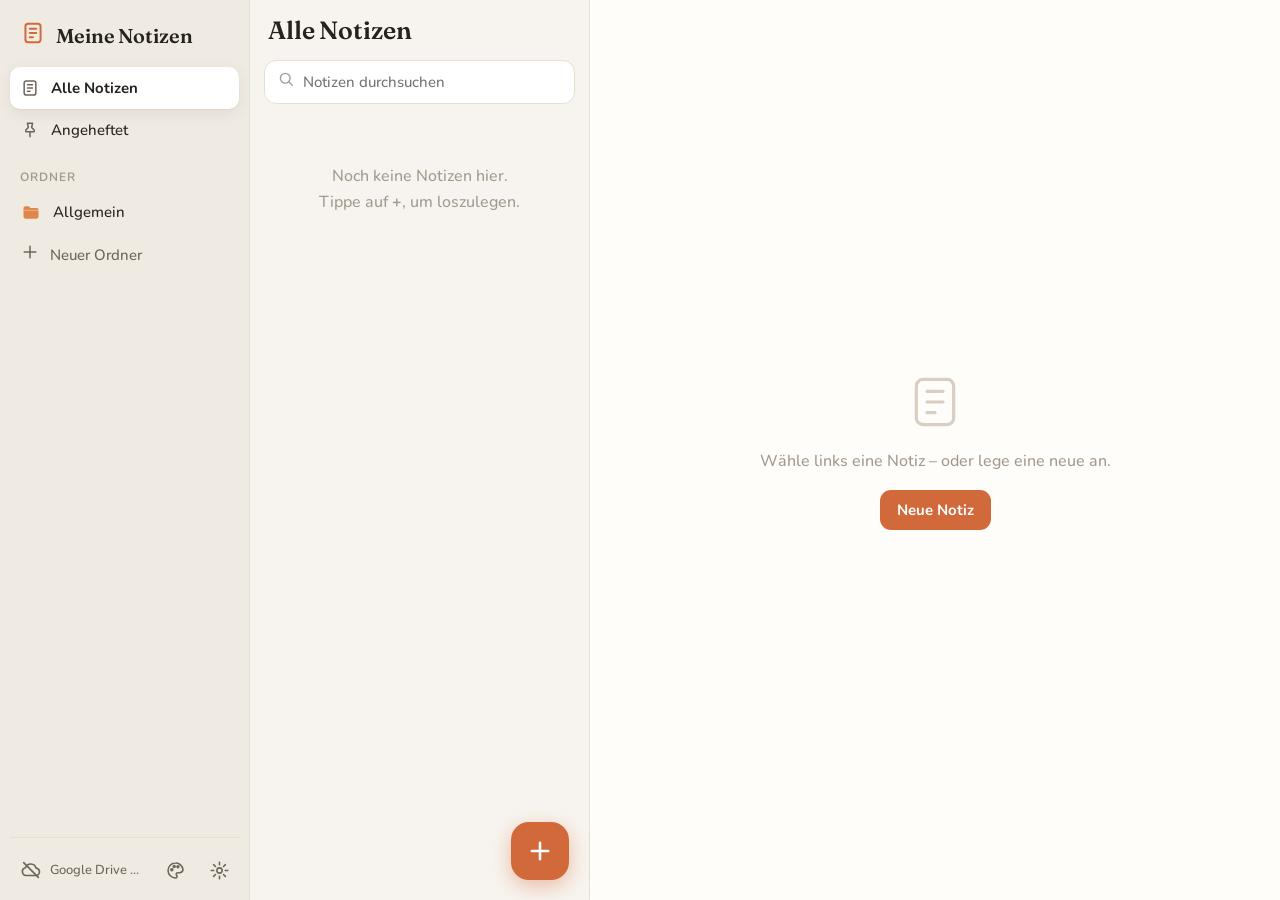
<file: web/index.html>
<!doctype html>
<html lang="de">
<head>
  <meta charset="utf-8">
  <meta name="viewport" content="width=device-width, initial-scale=1, viewport-fit=cover, interactive-widget=resizes-content">
  <title>Meine Notizen</title>
  <meta name="theme-color" content="#f7f4ef" media="(prefers-color-scheme: light)">
  <meta name="theme-color" content="#1c1b1a" media="(prefers-color-scheme: dark)">
  <link rel="manifest" href="manifest.webmanifest">
  <link rel="icon" href="icons/icon.svg" type="image/svg+xml">
  <link rel="apple-touch-icon" href="icons/icon-192.png">
  <link rel="preconnect" href="https://fonts.googleapis.com">
  <link rel="preconnect" href="https://fonts.gstatic.com" crossorigin>
  <link rel="stylesheet" href="https://fonts.googleapis.com/css2?family=Nunito:wght@400;500;600;700;800&family=Fraunces:opsz,wght@9..144,500;600;700&family=Quicksand:wght@500;600;700&family=Lora:ital,wght@0,400;0,600;0,700;1,400&family=Playfair+Display:wght@500;600;700&family=DM+Sans:opsz,wght@9..40,400;500;600;700&display=swap">
  <link rel="stylesheet" href="css/app.css">
</head>
<body>
  <div id="app" data-view="list">
    <aside id="sidebar">
      <div class="brand"><span class="brand-icon" data-icon="notes"></span><span>Meine Notizen</span></div>
      <nav id="nav"></nav>
      <button id="add-notebook" class="nav-add"><span data-icon="plus"></span>Neuer Ordner</button>
      <div class="sidebar-foot">
        <button id="sync-btn" class="sync-btn"></button>
        <button id="design-btn" class="icon-btn" title="Farben &amp; Design" data-icon="palette"></button>
        <button id="settings-btn" class="icon-btn" title="Einstellungen" data-icon="settings"></button>
      </div>
    </aside>
    <div id="scrim"></div>

    <section id="list-pane">
      <header class="pane-head">
        <button id="menu-btn" class="icon-btn drawer-toggle" title="Ordner" data-icon="menu"></button>
        <h1 id="list-title">Alle Notizen</h1>
        <button id="list-sync" class="icon-btn mobile-sync" title="Synchronisieren"></button>
      </header>
      <div class="search-box"><span data-icon="search"></span><input id="search" type="search" placeholder="Notizen durchsuchen" autocomplete="off"></div>
      <div id="note-list" class="note-list"></div>
      <button id="fab" class="fab" title="Neue Notiz" data-icon="plus"></button>
    </section>

    <main id="editor-pane" class="is-empty">
      <div id="editor-empty" class="editor-empty">
        <span class="big" data-icon="notes"></span>
        <p>Wähle links eine Notiz – oder lege eine neue an.</p>
        <button id="empty-new" class="btn primary">Neue Notiz</button>
      </div>
      <div id="editor-wrap" class="editor-wrap hidden">
        <header class="pane-head editor-head">
          <button id="back-btn" class="icon-btn back-btn" title="Zurück" data-icon="back"></button>
          <button id="nb-chip" class="chip" title="In anderen Ordner verschieben"></button>
          <span class="spacer"></span>
          <span id="saved-state" class="saved-state"></span>
          <button id="open-app-btn" class="icon-btn quick-only" title="In der App öffnen" data-icon="open"></button>
          <button id="style-btn" class="icon-btn" title="Aussehen der Notiz" data-icon="palette"></button>
          <button id="pin-btn" class="icon-btn" title="Anheften" data-icon="pin"></button>
          <button id="edit-btn" class="btn primary edit-toggle not-quick"></button>
          <button id="note-more" class="icon-btn" title="Mehr" data-icon="more"></button>
          <button id="done-btn" class="btn primary quick-only">Fertig</button>
        </header>
        <div class="scroll-host">
          <div class="paper">
            <textarea id="note-title" class="note-title" rows="1" placeholder="Titel"></textarea>
            <div id="note-meta" class="note-meta"></div>
            <div id="editor" class="editor"></div>
          </div>
        </div>
      </div>
    </main>
  </div>
  <script type="module" src="js/app.js"></script>
</body>
</html>
</file>
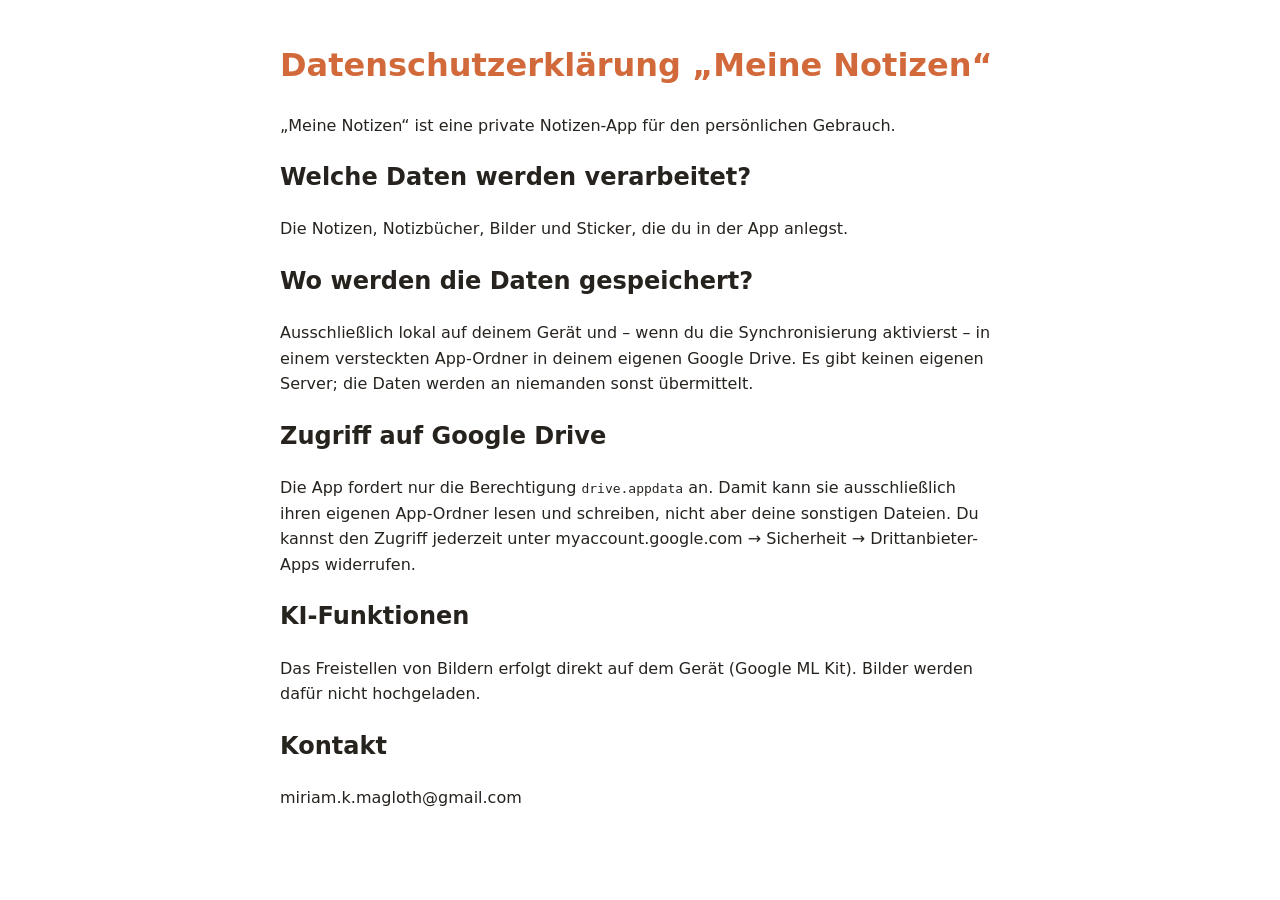
<file: web/datenschutz.html>
<!doctype html>
<html lang="de"><head><meta charset="utf-8"><meta name="viewport" content="width=device-width,initial-scale=1">
<title>Datenschutz – Meine Notizen</title>
<style>body{font-family:system-ui,sans-serif;max-width:720px;margin:40px auto;padding:0 20px;line-height:1.6;color:#26221e}h1{color:#d2693a}</style>
</head><body>
<h1>Datenschutzerklärung „Meine Notizen“</h1>
<p>„Meine Notizen“ ist eine private Notizen-App für den persönlichen Gebrauch.</p>
<h2>Welche Daten werden verarbeitet?</h2>
<p>Die Notizen, Notizbücher, Bilder und Sticker, die du in der App anlegst.</p>
<h2>Wo werden die Daten gespeichert?</h2>
<p>Ausschließlich lokal auf deinem Gerät und – wenn du die Synchronisierung aktivierst – in einem versteckten App-Ordner in deinem eigenen Google Drive. Es gibt keinen eigenen Server; die Daten werden an niemanden sonst übermittelt.</p>
<h2>Zugriff auf Google Drive</h2>
<p>Die App fordert nur die Berechtigung <code>drive.appdata</code> an. Damit kann sie ausschließlich ihren eigenen App-Ordner lesen und schreiben, nicht aber deine sonstigen Dateien. Du kannst den Zugriff jederzeit unter myaccount.google.com → Sicherheit → Drittanbieter-Apps widerrufen.</p>
<h2>KI-Funktionen</h2>
<p>Das Freistellen von Bildern erfolgt direkt auf dem Gerät (Google ML Kit). Bilder werden dafür nicht hochgeladen.</p>
<h2>Kontakt</h2>
<p>miriam.k.magloth@gmail.com</p>
</body></html>
</file>
<file: web/css/app.css>
/* Meine Notizen – Gestaltung */
:root {
  --bg: #f7f4ef;
  --side: #efeae2;
  --paper: #fffdf9;
  --card: #ffffff;
  --ink: #26221e;
  --ink-2: #6d655c;
  --ink-3: #a39a8f;
  --line: #e6dfd4;
  --line-2: #d8cfc2;
  --accent: #d2693a;
  --accent-ink: #ffffff;
  --accent-soft: color-mix(in srgb, var(--accent) 16%, #ffffff);
  --danger: #d6453d;
  --check: #3a9a6a;
  --shadow: 0 1px 2px rgba(60, 45, 30, .06), 0 4px 16px rgba(60, 45, 30, .07);
  --shadow-lg: 0 10px 40px rgba(40, 30, 20, .22);
  --radius: 14px;
  --font: "Nunito", system-ui, -apple-system, "Segoe UI", Roboto, sans-serif;
  --font-display: "Fraunces", Georgia, serif;
  --glass-border: rgba(255, 255, 255, .55);
  --safe-top: env(safe-area-inset-top, 0px);
  --safe-bottom: env(safe-area-inset-bottom, 0px);
  color-scheme: light;
}
/* Dunkles Design: fest gewählt oder automatisch nach Systemeinstellung */
:root[data-theme="dark"] {
    --bg: #1c1b1a; --side: #232120; --paper: #262422; --card: #2c2a27;
    --ink: #eee8e0; --ink-2: #b3aa9f; --ink-3: #807769;
    --line: #3a3632; --line-2: #4a4540;
    --accent: #ee8a58; --accent-ink: #1d1410; --accent-soft: color-mix(in srgb, var(--accent) 24%, #262422);
    --check: #5cc28f;
    --shadow: 0 1px 2px rgba(0,0,0,.3), 0 4px 16px rgba(0,0,0,.25);
    color-scheme: dark;
    --glass-border: rgba(255, 255, 255, .12);
}
@media (prefers-color-scheme: dark) {
  :root[data-theme="auto"] {
    --bg: #1c1b1a; --side: #232120; --paper: #262422; --card: #2c2a27;
    --ink: #eee8e0; --ink-2: #b3aa9f; --ink-3: #807769;
    --line: #3a3632; --line-2: #4a4540;
    --accent: #ee8a58; --accent-ink: #1d1410; --accent-soft: color-mix(in srgb, var(--accent) 24%, #262422);
    --check: #5cc28f;
    --shadow: 0 1px 2px rgba(0,0,0,.3), 0 4px 16px rgba(0,0,0,.25);
    color-scheme: dark;
    --glass-border: rgba(255, 255, 255, .12);
  }
}

* { box-sizing: border-box; }
html, body { margin: 0; height: 100%; }
body {
  font-family: var(--font);
  background: var(--bg);
  color: var(--ink);
  font-size: 16px;
  -webkit-font-smoothing: antialiased;
  -webkit-tap-highlight-color: transparent;
  overflow: hidden;
}
button { font: inherit; color: inherit; background: none; border: 0; cursor: pointer; padding: 0; }
input, textarea { font: inherit; color: inherit; }
.hidden { display: none !important; }

.ic { width: 22px; height: 22px; fill: none; stroke: currentColor; stroke-width: 1.8; stroke-linecap: round; stroke-linejoin: round; flex: none; }
.ic.spin { animation: pulse 1.2s ease-in-out infinite; }
@keyframes pulse { 50% { opacity: .35; } }

.icon-btn { width: 40px; height: 40px; border-radius: 12px; display: inline-grid; place-items: center; color: var(--ink-2); flex: none; }
.icon-btn:hover { background: rgba(127,110,90,.1); }
.icon-btn.on { color: var(--accent); }
.btn { display: inline-flex; align-items: center; gap: 6px; padding: 9px 16px; border-radius: 11px; background: var(--card); border: 1px solid var(--line-2); font-weight: 600; font-size: 15px; }
.btn:hover { border-color: var(--ink-3); }
.btn.primary { background: var(--accent); color: var(--accent-ink); border-color: transparent; }
.btn.danger { background: var(--danger); color: #fff; border-color: transparent; }
.btn.small { padding: 6px 10px; font-size: 13.5px; }
.btn.small .ic { width: 17px; height: 17px; }
.btn:disabled { opacity: .45; cursor: default; }
.dot { width: 10px; height: 10px; border-radius: 50%; display: inline-block; flex: none; }

/* ---------- Layout ---------- */
#app {
  height: 100%;
  height: 100dvh;
  display: grid;
  grid-template-columns: 250px 340px 1fr;
  grid-template-rows: minmax(0, 1fr);
  overflow: hidden;
  padding-top: var(--safe-top);
}
#sidebar {
  background: var(--side);
  display: flex; flex-direction: column;
  padding: 14px 10px calc(10px + var(--safe-bottom));
  overflow-y: auto;
  border-right: 1px solid var(--line);
}
.brand { display: flex; align-items: center; gap: 10px; font-weight: 750; font-size: 18px; padding: 6px 10px 16px; letter-spacing: -.01em; }
.brand .ic { color: var(--accent); width: 26px; height: 26px; }
.nav-item { width: 100%; display: flex; align-items: center; gap: 11px; padding: 9px 10px; border-radius: 10px; color: var(--ink); text-align: left; font-size: 15px; cursor: pointer; min-height: 42px; }
.nav-item .ic { width: 20px; height: 20px; color: var(--ink-2); }
.nav-item:hover { background: rgba(127,110,90,.09); }
.nav-item.on { background: var(--card); box-shadow: var(--shadow); font-weight: 600; }
.nav-item .nav-name { flex: 1; overflow: hidden; text-overflow: ellipsis; white-space: nowrap; }
.nav-item .count { color: var(--ink-3); font-size: 13px; }
.nav-item.nb .dot { margin: 0 5px; }
.nav-item .nb-more { width: 30px; height: 30px; opacity: 0; margin: -6px -4px -6px 0; }
.nav-item:hover .nb-more, .nav-item.on .nb-more { opacity: 1; }
@media (hover: none) { .nav-item .nb-more { opacity: .7; } }
.nav-label { font-size: 12px; text-transform: uppercase; letter-spacing: .08em; color: var(--ink-3); padding: 18px 10px 6px; font-weight: 650; }
.nav-add { display: flex; align-items: center; gap: 10px; padding: 9px 10px; color: var(--ink-2); border-radius: 10px; font-size: 15px; }
.nav-add .ic { width: 20px; height: 20px; }
.nav-add:hover { background: rgba(127,110,90,.09); }
.sidebar-foot { margin-top: auto; padding-top: 12px; display: flex; align-items: center; gap: 4px; border-top: 1px solid var(--line); }
.sync-btn { flex: 1; display: flex; align-items: center; gap: 8px; padding: 8px 10px; border-radius: 10px; font-size: 13px; color: var(--ink-2); text-align: left; min-width: 0; }
.sync-btn span { overflow: hidden; text-overflow: ellipsis; white-space: nowrap; }
.sync-btn:hover { background: rgba(127,110,90,.09); }
[data-state="ok"] .ic { color: var(--check); }
[data-state="error"] .ic, [data-state="needs-auth"] .ic { color: var(--danger); }
[data-state="syncing"] .ic { color: var(--accent); }

#list-pane { display: flex; flex-direction: column; min-width: 0; min-height: 0; border-right: 1px solid var(--line); position: relative; background: var(--bg); }
.pane-head { display: flex; align-items: center; gap: 6px; padding: 10px 12px; min-height: 60px; }
.pane-head h1 { font-size: 22px; margin: 0 0 0 6px; flex: 1; font-weight: 750; letter-spacing: -.015em; overflow: hidden; text-overflow: ellipsis; white-space: nowrap; }
.drawer-toggle, .mobile-sync, .back-btn { display: none; }
.search-box { margin: 0 14px 10px; display: flex; align-items: center; gap: 8px; background: var(--card); border: 1px solid var(--line); border-radius: 12px; padding: 0 12px; }
.search-box .ic { width: 18px; height: 18px; color: var(--ink-3); }
.search-box input { border: 0; outline: 0; background: transparent; padding: 11px 0; flex: 1; min-width: 0; font-size: 15px; }
.note-list { flex: 1; overflow-y: auto; padding: 0 10px 110px; }
.note-item { display: block; width: 100%; text-align: left; padding: 13px 14px; border-radius: 13px; margin-bottom: 6px; background: var(--card); border: 1px solid transparent; box-shadow: var(--shadow); }
.note-item:hover { border-color: var(--line-2); }
.note-item.on { border-color: var(--accent); box-shadow: 0 0 0 2px var(--accent-soft), var(--shadow); }
.ni-top { display: flex; align-items: flex-start; gap: 6px; }
.ni-title { font-weight: 650; font-size: 15.5px; flex: 1; overflow: hidden; text-overflow: ellipsis; white-space: nowrap; }
.ni-pin .ic { width: 16px; height: 16px; color: var(--accent); }
.ni-snippet { color: var(--ink-2); font-size: 14px; margin-top: 4px; line-height: 1.4; display: -webkit-box; -webkit-line-clamp: 2; -webkit-box-orient: vertical; overflow: hidden; }
.ni-meta { display: flex; align-items: center; gap: 10px; margin-top: 8px; color: var(--ink-3); font-size: 12.5px; flex-wrap: wrap; }
.ni-nb { display: inline-flex; align-items: center; gap: 5px; }
.ni-nb .dot { width: 8px; height: 8px; }
.ni-ic { width: 15px; height: 15px; }
.progress { display: inline-flex; align-items: center; gap: 3px; }
.progress .ic { width: 15px; height: 15px; }
.progress.full { color: var(--accent); }
.list-empty { text-align: center; color: var(--ink-3); padding: 50px 20px; line-height: 1.6; }
.fab { position: absolute; right: 20px; bottom: calc(20px + var(--safe-bottom)); width: 58px; height: 58px; border-radius: 18px; background: var(--accent); color: var(--accent-ink); display: grid; place-items: center; box-shadow: 0 6px 20px rgba(210,105,58,.4); }
.fab .ic { width: 28px; height: 28px; stroke-width: 2.2; }

#editor-pane { min-width: 0; min-height: 0; display: flex; flex-direction: column; background: var(--paper); position: relative; }
.editor-empty { margin: auto; text-align: center; color: var(--ink-3); padding: 20px; }
.editor-empty .ic { width: 64px; height: 64px; stroke-width: 1.2; color: var(--line-2); }
.editor-empty p { margin: 10px 0 18px; }
.editor-wrap { flex: 1; display: flex; flex-direction: column; min-height: 0; }
.editor-head { border-bottom: 1px solid var(--line); padding: 8px 12px; min-height: 56px; background: var(--paper); }
.spacer { flex: 1; }
.chip { display: inline-flex; align-items: center; gap: 7px; padding: 6px 12px; border-radius: 99px; background: var(--bg); border: 1px solid var(--line); font-size: 13.5px; font-weight: 600; color: var(--ink-2); max-width: 46vw; overflow: hidden; white-space: nowrap; text-overflow: ellipsis; }
.saved-state { color: var(--ink-3); font-size: 12.5px; margin-right: 4px; white-space: nowrap; }
.quick-only { display: none !important; }
.scroll-host { flex: 1; overflow-y: auto; overscroll-behavior: contain; }
.paper { max-width: 780px; margin: 0 auto; padding: 18px 28px 30vh; }
.note-title { width: 100%; border: 0; outline: 0; background: transparent; resize: none; font-size: 30px; font-weight: 750; letter-spacing: -.02em; line-height: 1.25; padding: 6px 0 2px; overflow: hidden; }
.note-title::placeholder { color: var(--ink-3); }
.note-meta { color: var(--ink-3); font-size: 12.5px; margin-bottom: 8px; }

/* ---------- Editor ---------- */
.editor { position: relative; }
.toolbar {
  position: sticky; top: 0; z-index: 5;
  display: flex; align-items: center; gap: 2px;
  padding: 6px; margin: 0 -10px 10px;
  background: color-mix(in srgb, var(--paper) 92%, transparent);
  backdrop-filter: blur(8px);
  border: 1px solid var(--line); border-radius: 14px;
  overflow-x: auto; scrollbar-width: none;
}
.toolbar::-webkit-scrollbar { display: none; }
.toolbar button { height: 38px; min-width: 38px; border-radius: 9px; display: inline-flex; align-items: center; justify-content: center; gap: 4px; color: var(--ink-2); flex: none; padding: 0 6px; }
.toolbar button:hover { background: rgba(127,110,90,.1); }
.toolbar button.on { background: var(--accent-soft); color: var(--accent); }
.toolbar .ic { width: 20px; height: 20px; }
.toolbar .sep { width: 1px; height: 22px; background: var(--line); margin: 0 4px; flex: none; }
.tb-block { padding: 0 10px !important; }
.tb-label { font-size: 13.5px; font-weight: 600; white-space: nowrap; }
.tb-hl { position: relative; }
.hl-swatch, .fc-swatch { position: absolute; left: 9px; right: 9px; bottom: 5px; height: 4px; border-radius: 2px; }
.hl-pop, .block-pop, .img-pop, .fc-pop, .size-pop { position: absolute; z-index: 20; background: var(--card); border: 1px solid var(--line); border-radius: 14px; box-shadow: var(--shadow-lg); padding: 6px; }
.hl-pop { display: flex; gap: 6px; }
.hl-pop button { width: 34px; height: 34px; border-radius: 50%; border: 2px solid rgba(0,0,0,.08); }
.hl-pop .hl-none { background: var(--bg); display: grid; place-items: center; color: var(--ink-2); }
.hl-pop .hl-none .ic { width: 16px; height: 16px; }
.block-pop { display: flex; flex-direction: column; min-width: 220px; }
.block-pop button { text-align: left; padding: 9px 12px; border-radius: 9px; }
.block-pop button:hover { background: var(--bg); }
.bp-h1 { font-size: 22px; font-weight: 750; }
.bp-h2 { font-size: 18px; font-weight: 700; }
.bp-h3 { font-size: 15.5px; font-weight: 700; color: var(--ink-2); }
.img-pop { display: flex; gap: 2px; align-items: center; }
.img-pop button { height: 36px; min-width: 36px; padding: 0 9px; border-radius: 9px; display: inline-flex; align-items: center; gap: 5px; font-size: 13.5px; font-weight: 600; color: var(--ink-2); }
.img-pop button .ic { width: 18px; height: 18px; }
.img-pop button.on { background: var(--accent-soft); color: var(--accent); }
.img-pop button.danger { color: var(--danger); }
.img-pop button:hover { background: var(--bg); }

.content { outline: none; font-size: 17px; line-height: 1.6; min-height: 50vh; caret-color: var(--accent); overflow-wrap: anywhere; }
.content > :first-child { margin-top: 0; }
.content p { margin: 0 0 .35em; }
.content h1 { font-size: 1.6em; line-height: 1.25; margin: .9em 0 .35em; font-weight: 750; letter-spacing: -.015em; }
.content h2 { font-size: 1.3em; line-height: 1.3; margin: .85em 0 .3em; font-weight: 700; }
.content h3 { font-size: 1.08em; margin: .8em 0 .25em; font-weight: 700; color: var(--ink-2); }
.content ul, .content ol { margin: .2em 0 .5em; padding-left: 1.6em; }
.content li { margin: .1em 0; }
.content ul.checklist { list-style: none; padding-left: 0; }
.content ul.checklist > li { position: relative; padding-left: 32px; min-height: 1.6em; }
.content ul.checklist > li::before {
  content: ""; position: absolute; left: 1px; top: .22em;
  width: 20px; height: 20px; border-radius: 6px;
  border: 2px solid var(--ink-3); box-sizing: border-box; cursor: pointer;
  background: var(--paper);
  transition: background .12s, border-color .12s;
}
.content ul.checklist > li[data-checked="true"]::before {
  background: var(--accent);
  border-color: var(--accent);
}
.content ul.checklist > li[data-checked="true"] { color: var(--ink-3); text-decoration: line-through; text-decoration-color: color-mix(in srgb, var(--ink-3) 70%, transparent); }
.content u { text-decoration-thickness: 1.5px; text-underline-offset: 3px; }
.content span[style*="background-color"] { border-radius: 3px; padding: 0 1px; box-decoration-break: clone; -webkit-box-decoration-break: clone; color: #26221e; }
.content blockquote { border-left: 3px solid var(--line-2); margin: .5em 0; padding-left: 12px; color: var(--ink-2); }
.content img { vertical-align: middle; cursor: pointer; }
.content img.note-img { display: block; height: auto; border-radius: 12px; margin: 8px 0; box-shadow: var(--shadow); max-width: 100%; }
.content img.note-img.size-s { width: 34%; }
.content img.note-img.size-m { width: 62%; }
.content img.note-img.size-l { width: 100%; }
.content img.sticker { height: 80px; width: auto; margin: 2px 4px; }
.content img.sticker.size-s { height: 48px; }
.content img.sticker.size-l { height: 132px; }
.content img.is-selected { outline: 3px solid var(--accent); outline-offset: 3px; }

/* ---------- Dialoge ---------- */
.modal-backdrop { position: fixed; inset: 0; background: rgba(30,22,15,.38); z-index: 100; display: grid; place-items: center; padding: 16px; animation: fade .15s ease-out; }
.modal-backdrop.closing { animation: fade .15s ease-in reverse forwards; }
@keyframes fade { from { opacity: 0; } }
.modal { background: var(--card); border-radius: 20px; box-shadow: var(--shadow-lg); width: min(420px, 100%); max-height: calc(100vh - 32px); display: flex; flex-direction: column; animation: pop .18s ease-out; }
.modal.wide { width: min(640px, 100%); }
@keyframes pop { from { transform: translateY(10px) scale(.98); } }
.modal-head { display: flex; align-items: center; padding: 14px 10px 4px 20px; }
.modal-head h2 { flex: 1; margin: 0; font-size: 18px; font-weight: 700; overflow: hidden; text-overflow: ellipsis; white-space: nowrap; }
.modal-body { padding: 8px 20px 16px; overflow-y: auto; }
.modal-body p { margin: 0 0 8px; line-height: 1.5; }
.modal-actions { display: flex; justify-content: flex-end; gap: 8px; padding: 0 16px 16px; }
.text-input { width: 100%; padding: 11px 13px; border-radius: 11px; border: 1px solid var(--line-2); background: var(--bg); outline: 0; font-size: 16px; }
.text-input:focus { border-color: var(--accent); }
.choice-list { display: flex; flex-direction: column; gap: 2px; }
.choice { display: flex; align-items: center; gap: 12px; padding: 12px; border-radius: 11px; text-align: left; font-size: 15.5px; }
.choice:hover { background: var(--bg); }
.settings section { padding: 6px 0 16px; border-bottom: 1px solid var(--line); margin-bottom: 14px; }
.settings section:last-child { border: 0; margin: 0; }
.settings h3 { display: flex; align-items: center; gap: 8px; margin: 0 0 6px; font-size: 16px; }
.settings h3 .ic { color: var(--accent); }
.settings .row { display: flex; gap: 8px; flex-wrap: wrap; margin-top: 10px; }
.settings .field { display: block; margin-top: 10px; }
.settings .field span { display: block; font-size: 13px; color: var(--ink-2); margin-bottom: 5px; }
.muted { color: var(--ink-2); font-size: 14px; }
.small { font-size: 12.5px; }
.status-line { font-weight: 600; font-size: 14px; }

.toast { position: fixed; left: 50%; bottom: calc(26px + var(--safe-bottom)); transform: translate(-50%, 30px); background: #2d2925; color: #fff; padding: 11px 18px; border-radius: 12px; font-size: 14.5px; z-index: 200; opacity: 0; transition: .2s; pointer-events: none; max-width: calc(100vw - 32px); box-shadow: var(--shadow-lg); }
.toast.show { opacity: 1; transform: translate(-50%, 0); }
.fatal { position: fixed; inset: auto 16px 16px; background: var(--danger); color: #fff; padding: 14px; border-radius: 12px; z-index: 300; }

/* Zuschneiden */
.crop-stage { background: repeating-conic-gradient(#e9e4dc 0 25%, #f6f2ec 0 50%) 0 0/18px 18px; border-radius: 12px; display: grid; place-items: center; padding: 14px; touch-action: none; }
:root.is-dark .crop-stage { background: repeating-conic-gradient(#2e2b28 0 25%, #383430 0 50%) 0 0/18px 18px; }
.crop-inner { position: relative; display: inline-block; line-height: 0; }
.crop-img { max-width: 100%; max-height: 52vh; display: block; user-select: none; -webkit-user-drag: none; }
.crop-box { position: absolute; border: 2px solid #fff; box-shadow: 0 0 0 9999px rgba(0,0,0,.45); cursor: move; touch-action: none; }
.crop-inner { overflow: hidden; }
.crop-box .h { position: absolute; width: 26px; height: 26px; border: 4px solid #fff; }
.crop-box .nw { left: -4px; top: -4px; border-right: 0; border-bottom: 0; cursor: nwse-resize; }
.crop-box .ne { right: -4px; top: -4px; border-left: 0; border-bottom: 0; cursor: nesw-resize; }
.crop-box .sw { left: -4px; bottom: -4px; border-right: 0; border-top: 0; cursor: nesw-resize; }
.crop-box .se { right: -4px; bottom: -4px; border-left: 0; border-top: 0; cursor: nwse-resize; }
.crop-tools, .crop-ai { display: flex; flex-wrap: wrap; align-items: center; gap: 8px; margin-top: 12px; }
.crop-ai { padding: 10px; border-radius: 12px; background: var(--accent-soft); }
.ai-label { display: inline-flex; align-items: center; gap: 5px; font-weight: 700; color: var(--accent); font-size: 14px; margin-right: 4px; }
.ai-label .ic { width: 18px; height: 18px; }
.crop-ai .hint { font-size: 12.5px; color: var(--ink-2); }
.crop.busy { opacity: .6; pointer-events: none; }
.seg { display: inline-flex; background: var(--bg); border: 1px solid var(--line); border-radius: 10px; padding: 2px; }
.seg button { padding: 5px 10px; border-radius: 8px; font-size: 13.5px; font-weight: 600; color: var(--ink-2); }
.seg button.on { background: var(--card); color: var(--ink); box-shadow: var(--shadow); }

/* Sticker */
.tabs { display: flex; gap: 6px; margin-bottom: 12px; }
.tabs button { padding: 7px 14px; border-radius: 99px; font-weight: 600; font-size: 14px; color: var(--ink-2); background: var(--bg); }
.tabs button.on { background: var(--accent); color: var(--accent-ink); }
.sticker-grid { display: grid; grid-template-columns: repeat(auto-fill, minmax(78px, 1fr)); gap: 8px; }
.sticker-cell { aspect-ratio: 1; border-radius: 14px; background: var(--bg); display: grid; place-items: center; position: relative; padding: 8px; cursor: pointer; }
.sticker-cell:hover { background: var(--accent-soft); }
.sticker-cell img { max-width: 100%; max-height: 100%; }
.sticker-cell.add { border: 2px dashed var(--line-2); color: var(--ink-2); font-size: 12.5px; gap: 2px; }
.sticker-cell .del { position: absolute; top: 3px; right: 3px; width: 22px; height: 22px; border-radius: 50%; background: var(--card); display: grid; place-items: center; box-shadow: var(--shadow); }
.sticker-cell .del .ic { width: 13px; height: 13px; }

#scrim { display: none; }

/* ---------- Mittlere Breite (Tablet, aufgeklapptes Falt-Handy) ---------- */
@media (max-width: 1099px) {
  #app { grid-template-columns: 330px 1fr; }
  #sidebar { position: fixed; top: 0; bottom: 0; left: 0; width: 280px; z-index: 50; transform: translateX(-105%); transition: transform .22s ease; padding-top: calc(14px + var(--safe-top)); }
  #app.drawer-open #sidebar { transform: none; box-shadow: var(--shadow-lg); }
  #app.drawer-open #scrim { display: block; position: fixed; inset: 0; background: rgba(30,22,15,.3); z-index: 40; }
  .drawer-toggle { display: inline-grid; }
  .mobile-sync { display: inline-grid; }
}

/* ---------- Handy ---------- */
@media (max-width: 759px) {
  #app { grid-template-columns: 1fr; }
  #list-pane, #editor-pane { grid-row: 1; grid-column: 1; }
  #app[data-view="list"] #editor-pane { display: none; }
  #app[data-view="editor"] #list-pane { display: none; }
  .back-btn { display: inline-grid; }
  .paper { padding: 10px 16px 40vh; }
  .note-title { font-size: 26px; }
  .toolbar { margin: 0 -8px 8px; border-radius: 12px; }
  .content { font-size: 17px; }
  .modal-backdrop { place-items: end center; padding: 0; }
  .modal, .modal.wide { width: 100%; border-radius: 22px 22px 0 0; max-height: 92vh; padding-bottom: var(--safe-bottom); }
  .content img.note-img.size-s { width: 45%; }
  .content img.note-img.size-m { width: 75%; }
}

/* ---------- Schnellbearbeitung aus dem Widget ---------- */
body.quick { background: transparent; }
body.quick #app { display: block; background: rgba(20,15,10,.35); padding: 0; }
body.quick #sidebar, body.quick #list-pane, body.quick #scrim, body.quick .back-btn, body.quick #note-more, body.quick .editor-empty { display: none !important; }
body.quick #editor-pane { display: flex !important; position: absolute; left: 10px; right: 10px; bottom: 10px; top: max(10vh, 40px); border-radius: 22px; box-shadow: var(--shadow-lg); overflow: hidden; max-width: 760px; margin: 0 auto; }
body.quick .quick-only { display: inline-flex !important; }
body.quick .paper { padding-bottom: 30px; }
body.quick .note-title { font-size: 22px; }
body.quick .chip { max-width: 34vw; }


/* ---------- Personalisierung ---------- */
.fc-pop { max-width: min(360px, calc(100vw - 24px)); }
.size-pop { display: flex; flex-direction: column; min-width: 170px; }
.size-pop button { text-align: left; padding: 7px 12px; border-radius: 9px; }
.size-pop button:hover { background: var(--bg); }
.color-row { display: flex; flex-wrap: wrap; gap: 8px; align-items: center; }
.swatch { width: 32px; height: 32px; border-radius: 50%; border: 2px solid rgba(127,110,90,.25); position: relative; flex: none; cursor: pointer; display: inline-grid; place-items: center; }
.swatch.on { box-shadow: 0 0 0 2px var(--card), 0 0 0 4px var(--accent); }
.swatch.none { width: auto; border-radius: 99px; padding: 0 12px; background: var(--bg); font-size: 13px; font-weight: 600; color: var(--ink-2); }
.swatch.custom { background: conic-gradient(#f44, #fd4, #4d6, #4cf, #66f, #e4e, #f44); color: #fff; font-weight: 800; text-shadow: 0 1px 2px rgba(0,0,0,.4); overflow: hidden; }
.swatch.custom input { position: absolute; inset: 0; opacity: 0; width: 100%; height: 100%; cursor: pointer; border: 0; padding: 0; }
.style-panel section, .settings .field { margin-bottom: 18px; }
.style-panel h3 { font-size: 15px; margin: 0 0 8px; }
.style-panel .seg, .settings .seg { margin-bottom: 10px; flex-wrap: wrap; }
.size-row { display: flex; align-items: center; gap: 10px; }
.size-row input { flex: 1; accent-color: var(--accent); }
.a-small { font-size: 13px; color: var(--ink-2); } .a-big { font-size: 22px; color: var(--ink-2); }
.size-val { font-weight: 500; color: var(--ink-3); font-size: 13px; }
.bg-image-box { display: flex; gap: 12px; align-items: center; flex-wrap: wrap; }
.bg-thumb { width: 96px; height: 96px; border-radius: 14px; background: var(--bg); border: 1px solid var(--line); display: grid; place-items: center; font-size: 12px; color: var(--ink-3); flex: none; }
.bg-image-tools { display: flex; flex-direction: column; gap: 10px; flex: 1; min-width: 200px; }
.dim-label { display: flex; align-items: center; gap: 8px; font-size: 12.5px; color: var(--ink-2); }
.dim-label input { flex: 1; accent-color: var(--accent); }
.settings .field > span { display: block; font-size: 13px; color: var(--ink-2); margin-bottom: 7px; }

/* Aussehen einer Notiz im Editor */
#editor-pane.styled .content, #editor-pane.styled .note-title { color: var(--note-ink, var(--ink)); }
#editor-pane[style*="--note-ink"] { --ink: var(--note-ink); --ink-2: var(--note-ink-2); --ink-3: var(--note-ink-3); }
#editor-pane.has-note-bg { background: var(--note-bg); }
#editor-pane.has-note-bg { --paper: var(--note-paper); }
#editor-pane.has-note-bg .editor-head { background: color-mix(in srgb, var(--note-paper) 80%, transparent); backdrop-filter: blur(10px); border-bottom-color: color-mix(in srgb, var(--note-ink, #000) 12%, transparent); }
#editor-pane.has-note-bg .toolbar { border-color: color-mix(in srgb, var(--note-ink, #000) 14%, transparent); }
#editor-pane.has-note-bg .chip { background: color-mix(in srgb, var(--note-paper) 70%, transparent); border-color: color-mix(in srgb, var(--note-ink, #000) 15%, transparent); color: var(--note-ink-2, var(--ink-2)); }
#editor-pane .content { font-size: var(--note-size, 17px); }
#editor-pane .note-title { font-size: calc(var(--note-size, 17px) * 1.76); }
#editor-pane.has-pattern .scroll-host { background: var(--note-scroll-bg); background-attachment: local; }
#editor-pane.has-pattern .content { line-height: var(--note-lh); }
#editor-pane.has-pattern .content p, #editor-pane.has-pattern .content li { margin: 0; }
.note-item.has-note-bg { background: var(--note-bg); }
.note-item[style*="--note-ink"] .ni-title { color: var(--note-ink); }
.note-item[style*="--note-ink"] .ni-snippet { color: var(--note-ink-2); }
.note-item[style*="--note-ink"] .ni-meta { color: var(--note-ink-3); }

/* App-Hintergrund: Bild über die ganze App, Bereiche als schwebende Glas-Karten */
body.has-app-bg #app {
  background: var(--app-bg-color, var(--bg));
  position: relative; isolation: isolate;
  padding: calc(12px + var(--safe-top)) 12px calc(12px + var(--safe-bottom));
  gap: 12px;
}
body.has-app-bg #app::before {
  content: ""; position: absolute; inset: 0; z-index: -1;
  background: var(--app-bg-img, none);
  opacity: var(--app-bg-op, 1);
}
/* Seitenleiste und Notiz: Glas-Karten (Stärke einstellbar) */
body.has-app-bg #sidebar, body.has-app-bg #editor-pane, body.has-app-bg #list-pane {
  border-radius: 24px;
  border: 1px solid var(--glass-border);
  box-shadow: 0 10px 40px rgba(70, 40, 50, .14), inset 0 1px 0 rgba(255,255,255,.35);
  overflow: hidden;
  -webkit-backdrop-filter: blur(var(--glass-blur, 14px)) saturate(1.2);
  backdrop-filter: blur(var(--glass-blur, 14px)) saturate(1.2);
}
body.has-app-bg #sidebar { background: color-mix(in srgb, var(--side) var(--side-pct, 60%), transparent); border-right: 1px solid var(--glass-border); }
body.has-app-bg #editor-pane:not(.has-note-bg) { background: color-mix(in srgb, var(--paper) var(--note-pct, 88%), transparent); transition: background .25s; }
body.has-app-bg #editor-pane.is-empty { background: color-mix(in srgb, var(--paper) var(--empty-pct, 35%), transparent); }
body.has-app-bg #editor-pane.is-empty .editor-empty { background: color-mix(in srgb, var(--card) 82%, transparent); padding: 26px 30px; border-radius: 22px; box-shadow: 0 6px 22px rgba(70,40,50,.12); }
/* Notizliste: das Bild bleibt frei sichtbar, nur Karten und Suche schweben darüber */
body.has-app-bg #list-pane { background: color-mix(in srgb, var(--bg) var(--list-pct, 35%), transparent); padding: 10px 8px 0; }
body.has-app-bg #list-pane .pane-head { margin: 0 2px 8px; padding: 6px 8px 6px 12px; min-height: 52px; border-radius: 18px;
  background: color-mix(in srgb, var(--card) 72%, transparent);
  -webkit-backdrop-filter: blur(var(--glass-blur, 14px)); backdrop-filter: blur(var(--glass-blur, 14px));
  border: 1px solid var(--glass-border); box-shadow: 0 6px 22px rgba(70, 40, 50, .10); }
body.has-app-bg #list-pane .pane-head h1 { font-size: 22px; }
body.has-app-bg .search-box { margin: 0 2px 10px; background: color-mix(in srgb, var(--card) 88%, transparent); border-color: var(--glass-border);
  -webkit-backdrop-filter: blur(10px); backdrop-filter: blur(10px); box-shadow: 0 6px 22px rgba(70, 40, 50, .10); }
body.has-app-bg .note-list { padding-left: 2px; padding-right: 2px; }
body.has-app-bg .note-item { background: color-mix(in srgb, var(--card) 93%, transparent); box-shadow: 0 6px 22px rgba(70, 40, 50, .14); }
body.has-app-bg .list-empty { background: color-mix(in srgb, var(--card) 85%, transparent); border-radius: 16px; margin: 10px 4px; }
body.has-app-bg .nav-item.on { background: color-mix(in srgb, var(--card) 88%, transparent); }
body.has-app-bg .sidebar-foot { border-top-color: var(--glass-border); }
@media (max-width: 1099px) {
  body.has-app-bg #sidebar { top: calc(12px + var(--safe-top)); left: 12px; bottom: calc(12px + var(--safe-bottom)); height: auto; background: color-mix(in srgb, var(--side) 88%, transparent); }
}
@media (max-width: 759px) {
  body.has-app-bg #app { padding: calc(8px + var(--safe-top)) 8px calc(8px + var(--safe-bottom)); }
  body.has-app-bg #editor-pane { border-radius: 20px; }
  body.has-app-bg #sidebar { left: 8px; top: calc(8px + var(--safe-top)); bottom: calc(8px + var(--safe-bottom)); }
}

/* Hintergrundbild einer Notiz (mit Deckkraft) */

/* Kompaktes Blatt, damit die Notiz als Vorschau sichtbar bleibt */
@media (max-width: 759px) {
  .modal-backdrop.sheet-compact { background: rgba(30,22,15,.12); }
  .modal-backdrop.sheet-compact .modal { max-height: 58vh; }
}
@media (min-width: 760px) {
  .modal-backdrop.sheet-compact { place-items: center end; background: rgba(30,22,15,.12); }
  .modal-backdrop.sheet-compact .modal { margin-right: 16px; width: min(440px, 100%); }
}

/* ---------- Widget einrichten (Android) ---------- */
body.widgetcfg { background: transparent; }
body.widgetcfg #app { display: none; }
.wcfg { position: fixed; inset: 0; background: rgba(20,15,10,.4); display: flex; align-items: flex-end; justify-content: center; padding: 10px; }
.wcfg-card { background: var(--card); border-radius: 22px; width: 100%; max-width: 560px; max-height: calc(100vh - 40px); display: flex; flex-direction: column; box-shadow: var(--shadow-lg); overflow: hidden; }
.wcfg-head { padding: 16px 20px 6px; }
.wcfg-head h2 { margin: 0; font-size: 19px; }
.wcfg-scroll { overflow-y: auto; padding: 4px 20px 10px; }
.wcfg-scroll section { margin-top: 16px; }
.wcfg-scroll h3 { font-size: 15px; margin: 0 0 8px; }
.wcfg-foot { display: flex; justify-content: flex-end; gap: 8px; padding: 12px 16px calc(14px + var(--safe-bottom)); border-top: 1px solid var(--line); }
.wcfg-preview-wrap { padding: 16px; border-radius: 16px; background: linear-gradient(135deg, #7b8fa6, #c7a37b 60%, #8e6f9e); }
.wcfg-preview { position: relative; border-radius: 22px; overflow: hidden; min-height: 150px; color: var(--ink); }
.wp-bg { position: absolute; inset: 0; }
.wp-body { position: relative; padding: 12px 16px 14px; }
.wp-title { font-weight: 750; font-size: 16px; margin-bottom: 6px; }
.wp-row { font-size: 14px; padding: 3px 0; display: flex; align-items: center; gap: 9px; }
.wp-row.h { font-weight: 700; font-size: 15.5px; }
.wp-row.muted { opacity: .6; }
.wp-row.done { opacity: .6; text-decoration: line-through; }
.wp-chk { width: 16px; height: 16px; border: 2px solid currentColor; border-radius: 5px; opacity: .7; flex: none; }
.wp-row.done .wp-chk { background: var(--accent); border-color: var(--accent); opacity: 1; }
.wcfg-notes { max-height: 220px; overflow-y: auto; display: flex; flex-direction: column; gap: 2px; margin-top: 8px; }
.wcfg-note { display: flex; align-items: center; gap: 12px; padding: 9px 10px; border-radius: 11px; text-align: left; }
.wcfg-note:hover { background: var(--bg); }
.wcfg-note .radio { width: 20px; height: 20px; border-radius: 50%; border: 2px solid var(--ink-3); flex: none; }
.wcfg-note.on .radio { border: 6px solid var(--accent); }
.wn-text { display: flex; flex-direction: column; min-width: 0; }
.wn-text b { font-weight: 600; overflow: hidden; text-overflow: ellipsis; white-space: nowrap; }
.wn-text small { color: var(--ink-3); display: flex; align-items: center; gap: 5px; }
.wn-text .dot { width: 8px; height: 8px; }
.small-search { margin: 0; }
.alpha-label { margin-top: 12px; }
.alpha-val { min-width: 44px; text-align: right; }
.wb-type .seg { margin-bottom: 10px; }

/* Ordner */
.folder-ic { width: 20px; height: 20px; flex: none; display: inline-grid; }
.folder-ic svg { width: 100%; height: 100%; }
.nav-item.nb .folder-ic { margin: 0 1px; }
.ni-nb .folder-ic, .chip .folder-ic, .choice .folder-ic { width: 16px; height: 16px; }
.chip .folder-ic { width: 17px; height: 17px; }
.folder-form .field { margin-bottom: 16px; }
.folder-form .field > span { display: block; font-size: 13px; color: var(--ink-2); margin-bottom: 7px; }
.sidebar-foot .icon-btn .ic { width: 21px; height: 21px; }

/* Design-Vorlagen */
.preset-row { display: grid; grid-template-columns: repeat(auto-fill, minmax(92px, 1fr)); gap: 8px; }
.preset { border-radius: 14px; border: 2px solid var(--line); overflow: hidden; text-align: left; background: var(--card); }
.preset.on { border-color: var(--accent); }
.preset .pv { height: 46px; display: grid; grid-template-columns: 30% 1fr; }
.preset .pv i { display: block; }
.preset .pv b { display: block; margin: 8px 6px 0; border-radius: 6px 6px 0 0; }
.preset span { display: block; font-size: 12.5px; font-weight: 600; padding: 5px 8px 6px; }
.color-field { display: grid; grid-template-columns: 120px 1fr; gap: 10px; align-items: start; margin-bottom: 12px; }
.color-field > span { font-size: 13.5px; color: var(--ink-2); padding-top: 7px; }
@media (max-width: 759px) { .color-field { grid-template-columns: 1fr; gap: 4px; } }
.design-panel .swatch:not(.none) { width: 28px; height: 28px; }

/* Typografie: hübsch, aber gut lesbar */
.note-title, .pane-head h1, .brand, .modal-head h2, .wcfg-head h2, .content h1, .content h2, .bp-h1, .bp-h2 {
  font-family: var(--font-display);
  letter-spacing: -.005em;
}
.note-title { font-weight: 600; }
.pane-head h1 { font-weight: 600; font-size: 25px; }
.brand { font-weight: 600; font-size: 20px; }
.content h1 { font-weight: 600; }
.content h2 { font-weight: 600; }
.modal-head h2 { font-weight: 600; font-size: 20px; }
.ni-title { font-weight: 700; }
.btn, .chip, .nav-item.on { font-weight: 700; }
body { font-weight: 500; }
.content { font-weight: 450; }

/* Schriftauswahl */
.font-row { display: grid; grid-template-columns: repeat(auto-fill, minmax(108px, 1fr)); gap: 8px; }
.font-opt { display: flex; flex-direction: column; align-items: flex-start; gap: 1px; padding: 10px 12px; border-radius: 14px; border: 2px solid var(--line); background: var(--card); text-align: left; }
.font-opt.on { border-color: var(--accent); background: var(--accent-soft); }
.fo-big { font-size: 26px; line-height: 1.1; }
.fo-name { font-size: 14.5px; font-weight: 700; }
.font-opt small { font-size: 11.5px; color: var(--ink-3); }

.block-row { margin: 6px 0; }
.block-row .bl-name { min-width: 120px; color: var(--ink); font-weight: 600; }
.block-row .op-val { min-width: 44px; text-align: right; }
a.btn { text-decoration: none; color: inherit; }

.update-pill { display: flex; align-items: center; gap: 8px; margin: 0 14px 10px; padding: 10px 14px; border-radius: 14px; background: var(--accent); color: var(--accent-ink); font-weight: 700; font-size: 14px; text-decoration: none; box-shadow: var(--shadow); }
.update-pill .ic { width: 18px; height: 18px; }

/* Häkchen in Kontrastfarbe zur Akzentfarbe */
.content ul.checklist > li[data-checked="true"]::after {
  content: ""; position: absolute; left: 8px; top: calc(.22em + 3px);
  width: 5px; height: 10px; border: solid var(--accent-ink); border-width: 0 2.4px 2.4px 0;
  transform: rotate(45deg); pointer-events: none;
}
.content ul.checklist > li::before { cursor: pointer; }

/* Lesemodus / Bearbeitungsmodus */
.editor.read-only .toolbar { display: none; }
.editor.read-only .content { caret-color: transparent; cursor: default; -webkit-user-select: text; user-select: text; }
.editor.read-only ul.checklist > li { cursor: pointer; }
.editor.read-only .content img { cursor: default; }
.edit-toggle { padding: 7px 14px; gap: 6px; }
.edit-toggle .ic { width: 18px; height: 18px; stroke-width: 2.2; }
body.quick .not-quick { display: none !important; }
@media (max-width: 420px) { .edit-toggle { padding: 7px 10px; } .edit-toggle span { display: none; } }
</file>
